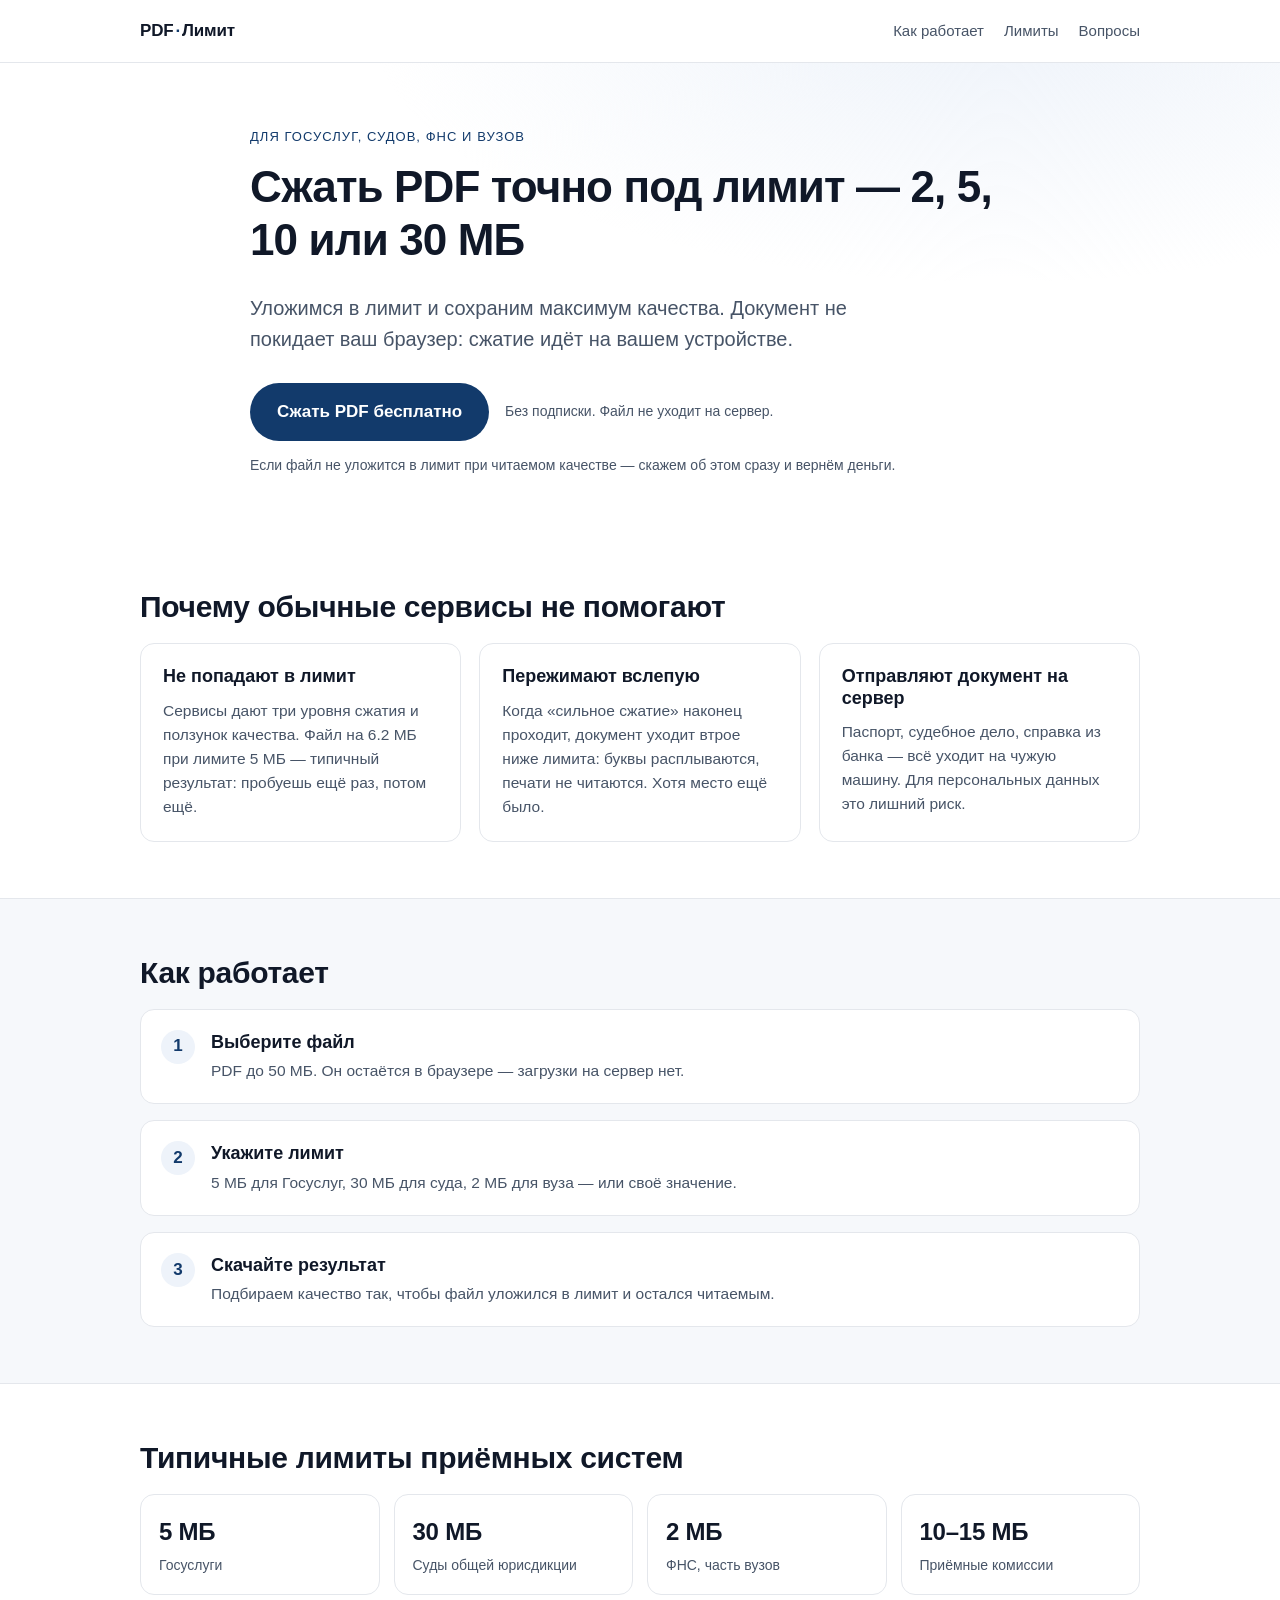
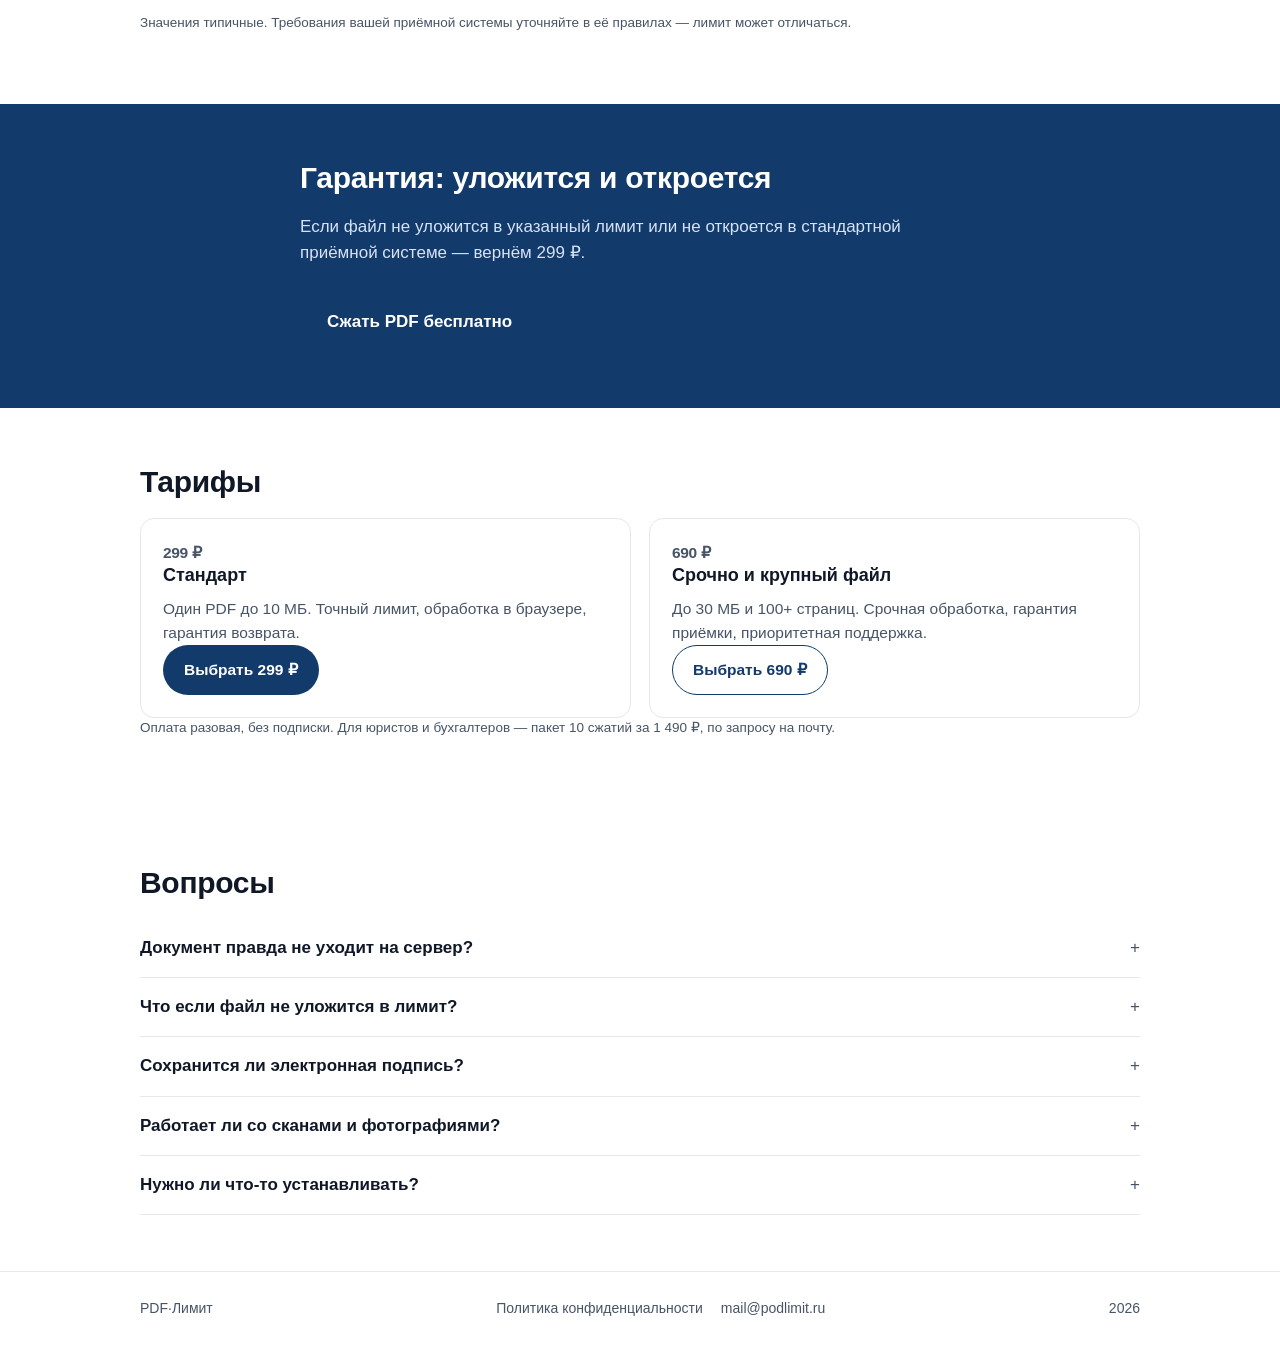
<file: docs/index.html>
<!DOCTYPE html>
<html lang="ru">
<head>
<meta charset="utf-8">
<meta name="viewport" content="width=device-width, initial-scale=1">
<title>Сжать PDF под лимит — 2, 5, 10, 30 МБ</title>
<meta name="description" content="Сжимаем PDF точно под лимит приёмной системы. Файл не покидает ваш браузер. Уложимся в лимит и сохраним максимум качества — иначе вернём деньги.">
<link rel="icon" href="data:image/svg+xml,%3Csvg xmlns=%27http://www.w3.org/2000/svg%27 viewBox=%270 0 64 64%27%3E%3Crect width=%2764%27 height=%2764%27 rx=%2712%27 fill=%27%23123a6b%27/%3E%3Ctext x=%2732%27 y=%2744%27 font-family=%27Arial%27 font-size=%2734%27 fill=%27white%27 text-anchor=%27middle%27%3EP%3C/text%3E%3C/svg%3E">
<meta property="og:type" content="website">
<meta property="og:title" content="Сжать PDF точно под лимит — 2, 5, 10, 30 МБ">
<meta property="og:description" content="Уложимся в лимит приёмной системы и сохраним качество. Файл не покидает браузер.">
<meta property="og:url" content="https://podlimit.ru/">
<meta name="twitter:card" content="summary">
<link rel="stylesheet" href="styles.css">
<script type="text/javascript">
  window.YM_ID = 113715662;
  (function(m,e,t,r,i,k,a){m[i]=m[i]||function(){(m[i].a=m[i].a||[]).push(arguments)};
  m[i].l=1*new Date();
  for (var j=0;j<document.scripts.length;j++){if (document.scripts[j].src===r){return;}}
  k=e.createElement(t),a=e.getElementsByTagName(t)[0],k.async=1,k.src=r,a.parentNode.insertBefore(k,a)})
  (window,document,"script","https://mc.yandex.ru/metrika/tag.js","ym");
  ym(window.YM_ID,"init",{clickmap:true,trackLinks:true,accurateTrackBounce:true,webvisor:true});
</script>
<noscript><div><img src="https://mc.yandex.ru/watch/113715662" style="position:absolute;left:-9999px" alt=""></div></noscript>
</head>
<body>
<header class="top">
  <div class="wrap top__in">
    <a class="logo" href="index.html">PDF<span>·</span>Лимит</a>
    <nav class="top__nav">
      <a href="#how">Как работает</a>
      <a href="#limits">Лимиты</a>
      <a href="#faq">Вопросы</a>
    </nav>
  </div>
</header>

<main>
  <section class="hero">
    <div class="wrap hero__in">
      <p class="eyebrow">Для Госуслуг, судов, ФНС и вузов</p>
      <h1>Сжать PDF точно под лимит — 2, 5, 10 или 30 МБ</h1>
      <p class="lead">Уложимся в лимит и сохраним максимум качества. Документ не покидает ваш браузер: сжатие идёт на вашем устройстве.</p>
      <div class="hero__actions">
        <a class="btn btn--primary" href="compress.html" data-goal="tool_open">Сжать PDF бесплатно</a>
        <span class="hero__note">Без подписки. Файл не уходит на сервер.</span>
      </div>
      <p class="hero__fine">Если файл не уложится в лимит при читаемом качестве — скажем об этом сразу и вернём деньги.</p>
    </div>
  </section>

  <section class="section">
    <div class="wrap">
      <h2>Почему обычные сервисы не помогают</h2>
      <div class="cards">
        <article class="card">
          <h3>Не попадают в лимит</h3>
          <p>Сервисы дают три уровня сжатия и ползунок качества. Файл на 6.2 МБ при лимите 5 МБ — типичный результат: пробуешь ещё раз, потом ещё.</p>
        </article>
        <article class="card">
          <h3>Пережимают вслепую</h3>
          <p>Когда «сильное сжатие» наконец проходит, документ уходит втрое ниже лимита: буквы расплываются, печати не читаются. Хотя место ещё было.</p>
        </article>
        <article class="card">
          <h3>Отправляют документ на сервер</h3>
          <p>Паспорт, судебное дело, справка из банка — всё уходит на чужую машину. Для персональных данных это лишний риск.</p>
        </article>
      </div>
    </div>
  </section>

  <section class="section section--muted" id="how">
    <div class="wrap">
      <h2>Как работает</h2>
      <ol class="steps">
        <li><span class="steps__n">1</span><div><h3>Выберите файл</h3><p>PDF до 50 МБ. Он остаётся в браузере — загрузки на сервер нет.</p></div></li>
        <li><span class="steps__n">2</span><div><h3>Укажите лимит</h3><p>5 МБ для Госуслуг, 30 МБ для суда, 2 МБ для вуза — или своё значение.</p></div></li>
        <li><span class="steps__n">3</span><div><h3>Скачайте результат</h3><p>Подбираем качество так, чтобы файл уложился в лимит и остался читаемым.</p></div></li>
      </ol>
    </div>
  </section>

  <section class="section" id="limits">
    <div class="wrap">
      <h2>Типичные лимиты приёмных систем</h2>
      <div class="limits">
        <div class="limit"><span class="limit__v">5 МБ</span><span class="limit__n">Госуслуги</span></div>
        <div class="limit"><span class="limit__v">30 МБ</span><span class="limit__n">Суды общей юрисдикции</span></div>
        <div class="limit"><span class="limit__v">2 МБ</span><span class="limit__n">ФНС, часть вузов</span></div>
        <div class="limit"><span class="limit__v">10–15 МБ</span><span class="limit__n">Приёмные комиссии</span></div>
      </div>
      <p class="fine">Значения типичные. Требования вашей приёмной системы уточняйте в её правилах — лимит может отличаться.</p>
    </div>
  </section>

  <section class="section section--accent">
    <div class="wrap guarantee">
      <h2>Гарантия: уложится и откроется</h2>
      <p>Если файл не уложится в указанный лимит или не откроется в стандартной приёмной системе — вернём 299 ₽.</p>
      <a class="btn btn--primary" href="compress.html" data-goal="tool_open">Сжать PDF бесплатно</a>
    </div>
  </section>

  <section class="section" id="tariffs">
    <div class="wrap">
      <h2>Тарифы</h2>
      <div class="cards cards--2">
        <article class="card">
          <p class="tariff__price">299 ₽</p>
          <h3>Стандарт</h3>
          <p>Один PDF до 10 МБ. Точный лимит, обработка в браузере, гарантия возврата.</p>
          <p class="card__action"><a class="btn btn--primary" href="pay.html" data-goal="pay_click">Выбрать 299 ₽</a></p>
        </article>
        <article class="card">
          <p class="tariff__price">690 ₽</p>
          <h3>Срочно и крупный файл</h3>
          <p>До 30 МБ и 100+ страниц. Срочная обработка, гарантия приёмки, приоритетная поддержка.</p>
          <p class="card__action"><a class="btn btn--ghost" href="pay.html?t=690" data-goal="pay_click_690">Выбрать 690 ₽</a></p>
        </article>
      </div>
      <p class="fine">Оплата разовая, без подписки. Для юристов и бухгалтеров — пакет 10 сжатий за 1 490 ₽, по запросу на почту.</p>
    </div>
  </section>

  <section class="section" id="faq">
    <div class="wrap">
      <h2>Вопросы</h2>
      <details><summary>Документ правда не уходит на сервер?</summary><p>Да. Файл обрабатывается в вашем браузере. На сервер уходят только данные об оплате, без документа.</p></details>
      <details><summary>Что если файл не уложится в лимит?</summary><p>Мы показываем минимально достижимый размер при читаемом качестве. Если он больше лимита — вы видите это до оплаты и платить не нужно.</p></details>
      <details><summary>Сохранится ли электронная подпись?</summary><p>После любого сжатия подпись перестаёт быть валидной. Если документ подписан ЭЦП, сжимать его нельзя — это ломает подпись.</p></details>
      <details><summary>Работает ли со сканами и фотографиями?</summary><p>Да, это основной сценарий: сканы паспорта, договоры, решения суда, справки из банка.</p></details>
      <details><summary>Нужно ли что-то устанавливать?</summary><p>Нет. Всё работает в браузере на компьютере и на телефоне.</p></details>
    </div>
  </section>
</main>

<footer class="foot">
  <div class="wrap foot__in">
    <span>PDF·Лимит</span>
    <nav>
      <a href="privacy.html">Политика конфиденциальности</a>
      <a href="mailto:mail@podlimit.ru">mail@podlimit.ru</a>
    </nav>
    <span class="foot__c">2026</span>
  </div>
</footer>
<script src="app.js"></script>
</body>
</html>
</file>
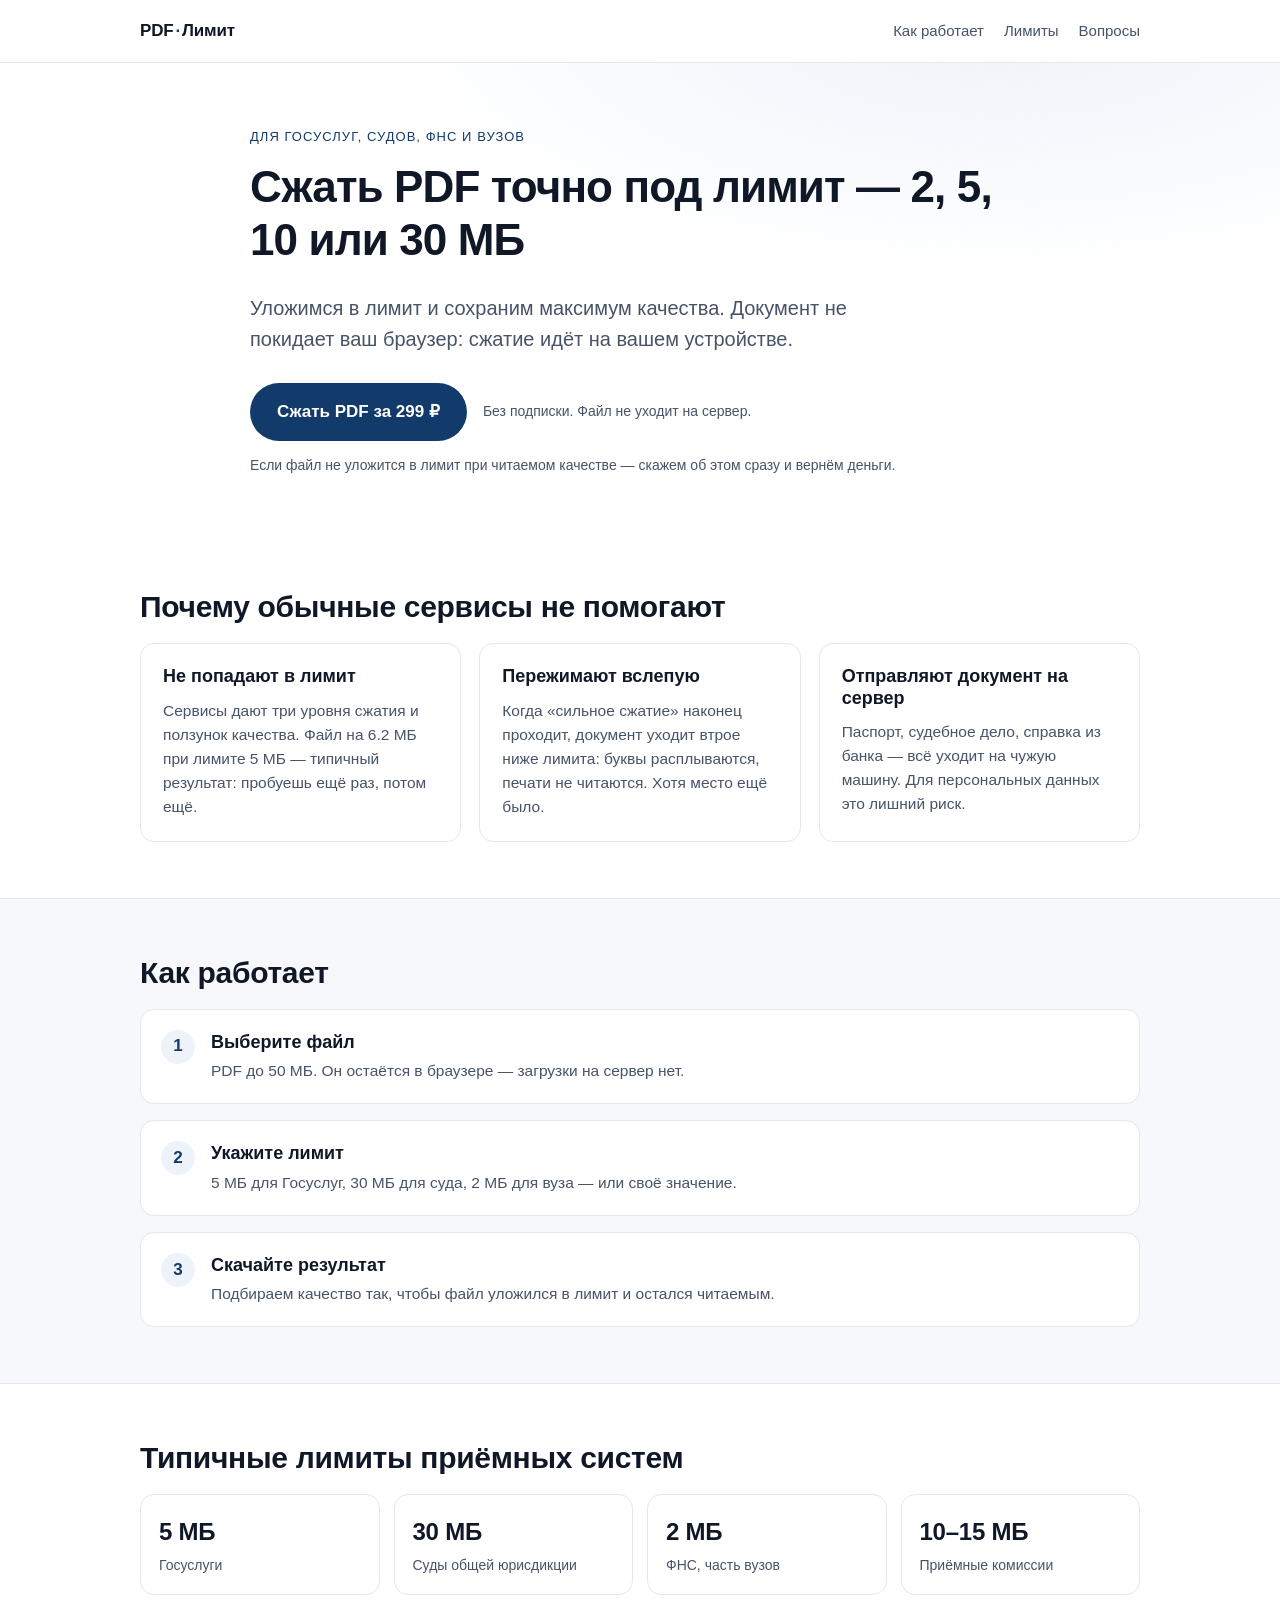
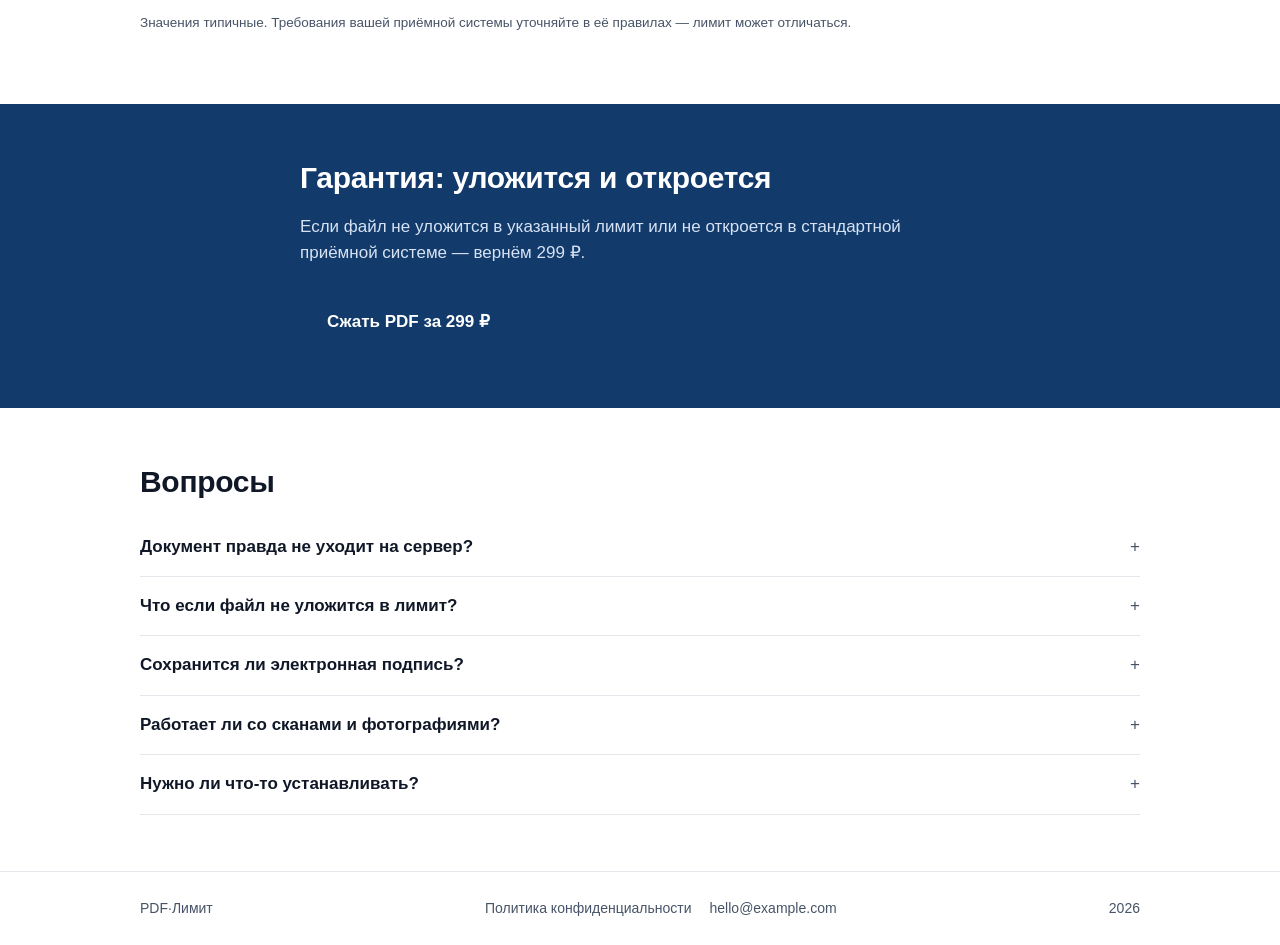
<file: site/index.html>
<!DOCTYPE html>
<html lang="ru">
<head>
<meta charset="utf-8">
<meta name="viewport" content="width=device-width, initial-scale=1">
<title>Сжать PDF под лимит — 2, 5, 10, 30 МБ</title>
<meta name="description" content="Сжимаем PDF точно под лимит приёмной системы. Файл не покидает ваш браузер. Уложимся в лимит и сохраним максимум качества — иначе вернём деньги.">
<link rel="stylesheet" href="styles.css">
<!-- Яндекс.Метрика: вставьте номер счётчика и раскомментируйте
<script type="text/javascript">
  window.YM_ID = 0;
  (function(m,e,t,r,i,k,a){m[i]=m[i]||function(){(m[i].a=m[i].a||[]).push(arguments)};
  m[i].l=1*new Date();k=e.createElement(t),a=e.getElementsByTagName(t)[0],k.async=1,k.src=r,a.parentNode.insertBefore(k,a)})
  (window,document,"script","https://mc.yandex.ru/metrika/tag.js","ym");
  ym(window.YM_ID,"init",{clickmap:true,trackLinks:true,accurateTrackBounce:true});
</script>
-->
</head>
<body>
<header class="top">
  <div class="wrap top__in">
    <a class="logo" href="index.html">PDF<span>·</span>Лимит</a>
    <nav class="top__nav">
      <a href="#how">Как работает</a>
      <a href="#limits">Лимиты</a>
      <a href="#faq">Вопросы</a>
    </nav>
  </div>
</header>

<main>
  <section class="hero">
    <div class="wrap hero__in">
      <p class="eyebrow">Для Госуслуг, судов, ФНС и вузов</p>
      <h1>Сжать PDF точно под лимит — 2, 5, 10 или 30 МБ</h1>
      <p class="lead">Уложимся в лимит и сохраним максимум качества. Документ не покидает ваш браузер: сжатие идёт на вашем устройстве.</p>
      <div class="hero__actions">
        <a class="btn btn--primary" href="pay.html">Сжать PDF за 299 ₽</a>
        <span class="hero__note">Без подписки. Файл не уходит на сервер.</span>
      </div>
      <p class="hero__fine">Если файл не уложится в лимит при читаемом качестве — скажем об этом сразу и вернём деньги.</p>
    </div>
  </section>

  <section class="section">
    <div class="wrap">
      <h2>Почему обычные сервисы не помогают</h2>
      <div class="cards">
        <article class="card">
          <h3>Не попадают в лимит</h3>
          <p>Сервисы дают три уровня сжатия и ползунок качества. Файл на 6.2 МБ при лимите 5 МБ — типичный результат: пробуешь ещё раз, потом ещё.</p>
        </article>
        <article class="card">
          <h3>Пережимают вслепую</h3>
          <p>Когда «сильное сжатие» наконец проходит, документ уходит втрое ниже лимита: буквы расплываются, печати не читаются. Хотя место ещё было.</p>
        </article>
        <article class="card">
          <h3>Отправляют документ на сервер</h3>
          <p>Паспорт, судебное дело, справка из банка — всё уходит на чужую машину. Для персональных данных это лишний риск.</p>
        </article>
      </div>
    </div>
  </section>

  <section class="section section--muted" id="how">
    <div class="wrap">
      <h2>Как работает</h2>
      <ol class="steps">
        <li><span class="steps__n">1</span><div><h3>Выберите файл</h3><p>PDF до 50 МБ. Он остаётся в браузере — загрузки на сервер нет.</p></div></li>
        <li><span class="steps__n">2</span><div><h3>Укажите лимит</h3><p>5 МБ для Госуслуг, 30 МБ для суда, 2 МБ для вуза — или своё значение.</p></div></li>
        <li><span class="steps__n">3</span><div><h3>Скачайте результат</h3><p>Подбираем качество так, чтобы файл уложился в лимит и остался читаемым.</p></div></li>
      </ol>
    </div>
  </section>

  <section class="section" id="limits">
    <div class="wrap">
      <h2>Типичные лимиты приёмных систем</h2>
      <div class="limits">
        <div class="limit"><span class="limit__v">5 МБ</span><span class="limit__n">Госуслуги</span></div>
        <div class="limit"><span class="limit__v">30 МБ</span><span class="limit__n">Суды общей юрисдикции</span></div>
        <div class="limit"><span class="limit__v">2 МБ</span><span class="limit__n">ФНС, часть вузов</span></div>
        <div class="limit"><span class="limit__v">10–15 МБ</span><span class="limit__n">Приёмные комиссии</span></div>
      </div>
      <p class="fine">Значения типичные. Требования вашей приёмной системы уточняйте в её правилах — лимит может отличаться.</p>
    </div>
  </section>

  <section class="section section--accent">
    <div class="wrap guarantee">
      <h2>Гарантия: уложится и откроется</h2>
      <p>Если файл не уложится в указанный лимит или не откроется в стандартной приёмной системе — вернём 299 ₽.</p>
      <a class="btn btn--primary" href="pay.html">Сжать PDF за 299 ₽</a>
    </div>
  </section>

  <section class="section" id="faq">
    <div class="wrap">
      <h2>Вопросы</h2>
      <details><summary>Документ правда не уходит на сервер?</summary><p>Да. Файл обрабатывается в вашем браузере. На сервер уходят только данные об оплате, без документа.</p></details>
      <details><summary>Что если файл не уложится в лимит?</summary><p>Мы показываем минимально достижимый размер при читаемом качестве. Если он больше лимита — вы видите это до оплаты и платить не нужно.</p></details>
      <details><summary>Сохранится ли электронная подпись?</summary><p>После любого сжатия подпись перестаёт быть валидной. Если документ подписан ЭЦП, сжимать его нельзя — это ломает подпись.</p></details>
      <details><summary>Работает ли со сканами и фотографиями?</summary><p>Да, это основной сценарий: сканы паспорта, договоры, решения суда, справки из банка.</p></details>
      <details><summary>Нужно ли что-то устанавливать?</summary><p>Нет. Всё работает в браузере на компьютере и на телефоне.</p></details>
    </div>
  </section>
</main>

<footer class="foot">
  <div class="wrap foot__in">
    <span>PDF·Лимит</span>
    <nav>
      <a href="privacy.html">Политика конфиденциальности</a>
      <a href="mailto:hello@example.com">hello@example.com</a>
    </nav>
    <span class="foot__c">2026</span>
  </div>
</footer>
<script src="app.js"></script>
</body>
</html>
</file>
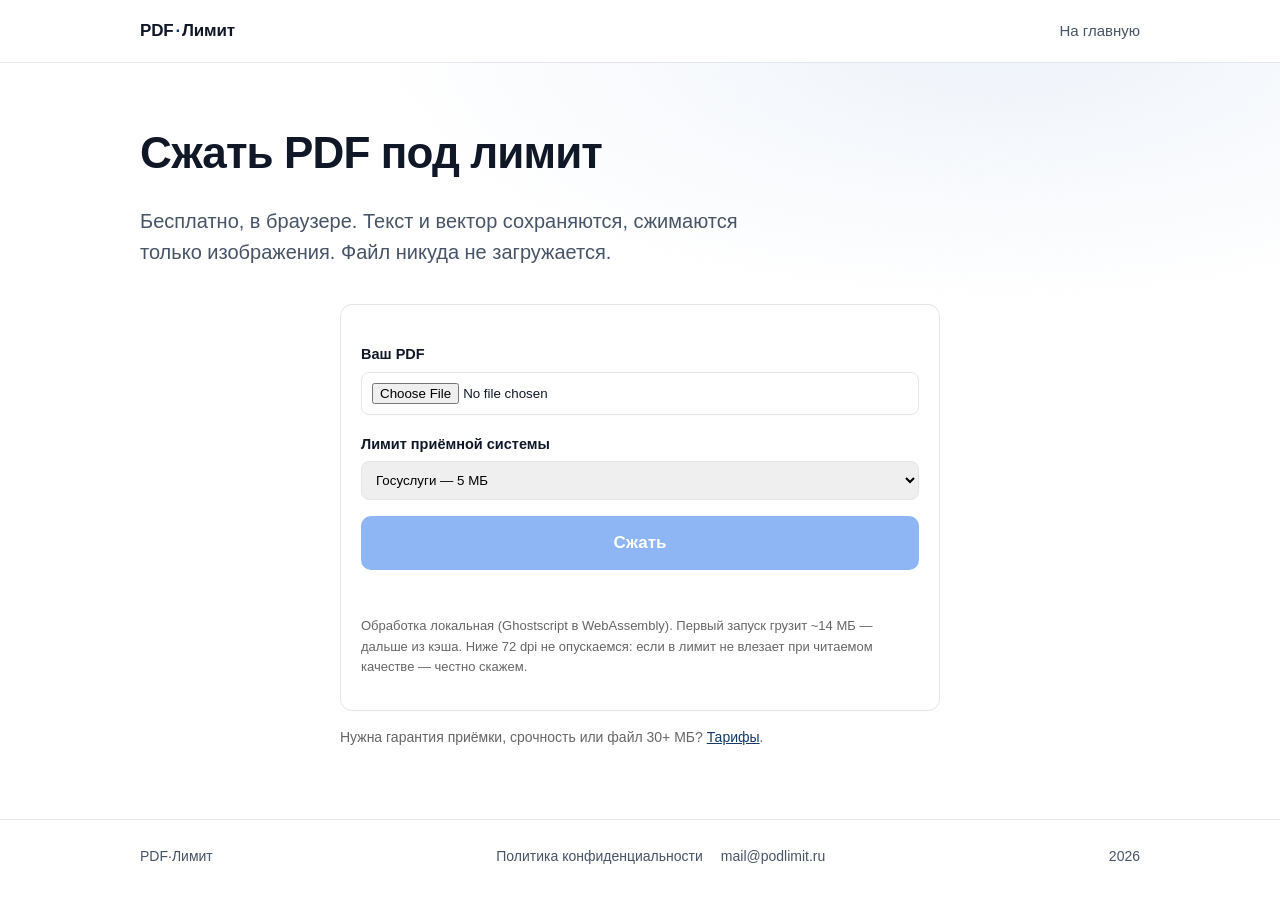
<file: docs/compress.html>
<!DOCTYPE html>
<html lang="ru">
<head>
<meta charset="utf-8">
<meta name="viewport" content="width=device-width, initial-scale=1">
<title>Сжать PDF под лимит — бесплатно, в браузере</title>
<meta name="description" content="Сожмите PDF под лимит Госуслуг, суда, ФНС. Текст сохраняется, файл не покидает браузер.">
<link rel="icon" href="data:image/svg+xml,%3Csvg xmlns=%27http://www.w3.org/2000/svg%27 viewBox=%270 0 64 64%27%3E%3Crect width=%2764%27 height=%2764%27 rx=%2712%27 fill=%27%23123a6b%27/%3E%3Ctext x=%2732%27 y=%2744%27 font-family=%27Arial%27 font-size=%2734%27 fill=%27white%27 text-anchor=%27middle%27%3EP%3C/text%3E%3C/svg%3E">
<link rel="stylesheet" href="styles.css">
<script type="text/javascript">
  window.YM_ID = 113715662;
  (function(m,e,t,r,i,k,a){m[i]=m[i]||function(){(m[i].a=m[i].a||[]).push(arguments)};
  m[i].l=1*new Date();
  for (var j=0;j<document.scripts.length;j++){if(document.scripts[j].src===r){return;}}
  k=e.createElement(t),a=e.getElementsByTagName(t)[0],k.async=1,k.src=r,a.parentNode.insertBefore(k,a)})
  (window,document,"script","https://mc.yandex.ru/metrika/tag.js","ym");
  ym(window.YM_ID,"init",{clickmap:true,trackLinks:true,accurateTrackBounce:true,webvisor:true});
</script>
<noscript><div><img src="https://mc.yandex.ru/watch/113715662" style="position:absolute;left:-9999px" alt=""></div></noscript>
</head>
<body>
<header class="top">
  <div class="wrap top__in">
    <a class="logo" href="index.html">PDF<span>·</span>Лимит</a>
    <nav class="top__nav"><a href="index.html">На главную</a></nav>
  </div>
</header>

<main>
  <section class="hero" style="padding-bottom:16px">
    <div class="wrap">
      <h1>Сжать PDF под лимит</h1>
      <p class="lead">Бесплатно, в браузере. Текст и вектор сохраняются, сжимаются только изображения. Файл никуда не загружается.</p>
    </div>
  </section>

  <section class="section" style="padding-top:0">
    <div class="wrap" style="max-width:640px">
      <div style="background:#fff;border:1px solid #e5e5e5;border-radius:12px;padding:20px">
        <label for="file" style="display:block;font-weight:600;margin-bottom:6px">Ваш PDF</label>
        <input type="file" id="file" accept="application/pdf" style="width:100%;padding:10px;border:1px solid #e5e5e5;border-radius:8px">
        <div style="margin-top:14px">
          <label for="limit" style="display:block;font-weight:600;margin-bottom:6px">Лимит приёмной системы</label>
          <select id="limit" style="width:100%;padding:10px;border:1px solid #e5e5e5;border-radius:8px">
            <option value="2">ФНС — 2 МБ</option>
            <option value="5" selected>Госуслуги — 5 МБ</option>
            <option value="10">Вуз — 10 МБ</option>
            <option value="30">Суд / Мой арбитр — 30 МБ</option>
          </select>
        </div>
        <button id="go" disabled style="margin-top:16px;width:100%;padding:14px;border:0;border-radius:10px;background:#1f6feb;color:#fff;font:inherit;font-weight:600;cursor:pointer;opacity:.5">Сжать</button>
        <div id="status" style="margin-top:14px;font-size:14px;color:#666;min-height:20px"></div>
        <div id="result" style="display:none;margin-top:16px;padding:16px;border-radius:10px;background:#f0f7f2;border:1px solid #cfe8d6"></div>
        <p style="font-size:13px;color:#666;margin-top:12px">Обработка локальная (Ghostscript в WebAssembly). Первый запуск грузит ~14 МБ — дальше из кэша. Ниже 72 dpi не опускаемся: если в лимит не влезает при читаемом качестве — честно скажем.</p>
      </div>
      <p style="margin-top:16px;font-size:14px;color:#666">Нужна гарантия приёмки, срочность или файл 30+ МБ? <a href="pay.html">Тарифы</a>.</p>
    </div>
  </section>
</main>

<footer class="foot">
  <div class="wrap foot__in">
    <span>PDF·Лимит</span>
    <nav>
      <a href="privacy.html">Политика конфиденциальности</a>
      <a href="mailto:mail@podlimit.ru">mail@podlimit.ru</a>
    </nav>
    <span class="foot__c">2026</span>
  </div>
</footer>

<script>
(function () {
  // Самохостед: wasm и обёртка лежат рядом, в /gs/ на этом же домене.
  var GS_BASE = new URL('gs/', document.baseURI).href;
  var DPIS = [150, 120, 96, 72]; // порог читаемости — не ниже 72 dpi

  function gsRun(inputBytes, dpi) {
    var args = [
      '-sDEVICE=pdfwrite', '-dCompatibilityLevel=1.5', '-dPDFSETTINGS=/ebook',
      '-dDownsampleColorImages=true', '-dColorImageResolution=' + dpi, '-dColorImageDownsampleType=/Bicubic',
      '-dDownsampleGrayImages=true', '-dGrayImageResolution=' + dpi,
      '-dDownsampleMonoImages=true', '-dMonoImageResolution=' + dpi,
      '-dAutoRotatePages=/None', '-dNOPAUSE', '-dQUIET', '-dBATCH',
      '-sOutputFile=output.pdf', 'input.pdf'
    ];
    var src = "self.Module={locateFile:function(p){return '" + GS_BASE + "'+p;},preRun:[function(){self.Module.FS.writeFile('input.pdf',new Uint8Array(self.__input));}],postRun:[function(){var u=self.Module.FS.readFile('output.pdf',{encoding:'binary'});var buf=(u.byteOffset===0&&u.byteLength===u.buffer.byteLength)?u.buffer:u.slice().buffer;self.postMessage({ok:true,bytes:buf},[buf]);}],arguments:" + JSON.stringify(args) + ",print:function(){},printErr:function(){},noExitRuntime:1};" +
      "self.onmessage=async function(e){self.__input=e.data;try{await import('" + GS_BASE + "gs-worker.js');}catch(err){self.postMessage({err:String(err)});}};";
    var w = new Worker(URL.createObjectURL(new Blob([src], { type: 'text/javascript' })));
    return new Promise(function (resolve, reject) {
      var to = setTimeout(function () { try { w.terminate(); } catch (e) {} reject(new Error('gs timeout')); }, 120000);
      w.onmessage = function (ev) {
        clearTimeout(to); w.terminate();
        if (ev.data.err) reject(new Error(ev.data.err)); else resolve(new Uint8Array(ev.data.bytes));
      };
      w.onerror = function (ev) { clearTimeout(to); try { w.terminate(); } catch (e) {} reject(new Error('worker error')); };
      var ab = inputBytes.buffer.slice(inputBytes.byteOffset, inputBytes.byteOffset + inputBytes.byteLength);
      w.postMessage(ab, [ab]);
    });
  }

  async function compressPdfQuality(inputBytes, targetBytes, onStep) {
    var src = inputBytes instanceof Uint8Array ? inputBytes : new Uint8Array(inputBytes);
    if (src.length <= targetBytes) return { bytes: src, mode: 'already fits' };
    var best = { bytes: src, mode: 'original' };
    for (var i = 0; i < DPIS.length; i++) {
      var dpi = DPIS[i];
      if (onStep) onStep(dpi);
      var out;
      try { out = await gsRun(src, dpi); } catch (e) { continue; }
      if (out.length < best.bytes.length) best = { bytes: out, mode: 'gs ' + dpi + 'dpi' };
      if (out.length <= targetBytes) return { bytes: out, mode: 'gs ' + dpi + 'dpi' };
    }
    return best;
  }

  var fileEl = document.getElementById('file');
  var goEl = document.getElementById('go');
  var statusEl = document.getElementById('status');
  var resultEl = document.getElementById('result');
  var buf = null;

  fileEl.addEventListener('change', async function () {
    var f = fileEl.files[0];
    if (!f) { goEl.disabled = true; goEl.style.opacity = .5; return; }
    buf = new Uint8Array(await f.arrayBuffer());
    goEl.disabled = false; goEl.style.opacity = 1;
    statusEl.textContent = 'Загружен: ' + f.name + ', ' + (buf.length / 1048576).toFixed(2) + ' МБ';
  });

  goEl.addEventListener('click', async function () {
    if (!buf) return;
    var limitMb = parseInt(document.getElementById('limit').value, 10);
    var target = limitMb * 1024 * 1024;
    goEl.disabled = true;
    resultEl.style.display = 'none';
    statusEl.textContent = 'Сжимаю… (первый запуск грузит ~14 МБ)';
    try {
      var t0 = performance.now();
      var res = await compressPdfQuality(buf, target, function (dpi) { statusEl.textContent = 'Пробую ' + dpi + ' dpi…'; });
      var dt = Math.round(performance.now() - t0);
      var fits = res.bytes.length <= target;
      var blob = new Blob([res.bytes], { type: 'application/pdf' });
      var url = URL.createObjectURL(blob);
      resultEl.style.background = fits ? '#f0f7f2' : '#fdf2f1';
      resultEl.style.borderColor = fits ? '#cfe8d6' : '#f3c9c5';
      resultEl.innerHTML = '<b>' + (fits ? 'Готово — файл в лимит' : 'Не удалось уложиться при читаемом качестве') + '</b>' +
        '<div style="font-size:22px;font-weight:700">' + (res.bytes.length / 1048576).toFixed(2) + ' МБ ' + (fits ? '≤ ' + limitMb + ' МБ' : '> ' + limitMb + ' МБ') + '</div>' +
        '<div style="font-size:13px;color:#666;margin-top:8px">Режим: ' + res.mode + ' · ' + dt + ' мс</div>' +
        (fits ? '<a href="' + url + '" download="compressed-' + limitMb + 'mb.pdf" style="display:inline-block;margin-top:12px;padding:10px 16px;background:#1a7f37;color:#fff;border-radius:8px;text-decoration:none;font-weight:600">Скачать PDF</a>' : '');
      resultEl.style.display = 'block';
      statusEl.textContent = '';
      try { if (window.ym && window.YM_ID) ym(window.YM_ID, 'reachGoal', fits ? 'compress_done' : 'compress_fail'); } catch (e) {}
    } catch (e) {
      statusEl.textContent = 'Ошибка: ' + (e && e.message ? e.message : e);
    } finally {
      goEl.disabled = false;
    }
  });
})();
</script>
</body>
</html>
</file>
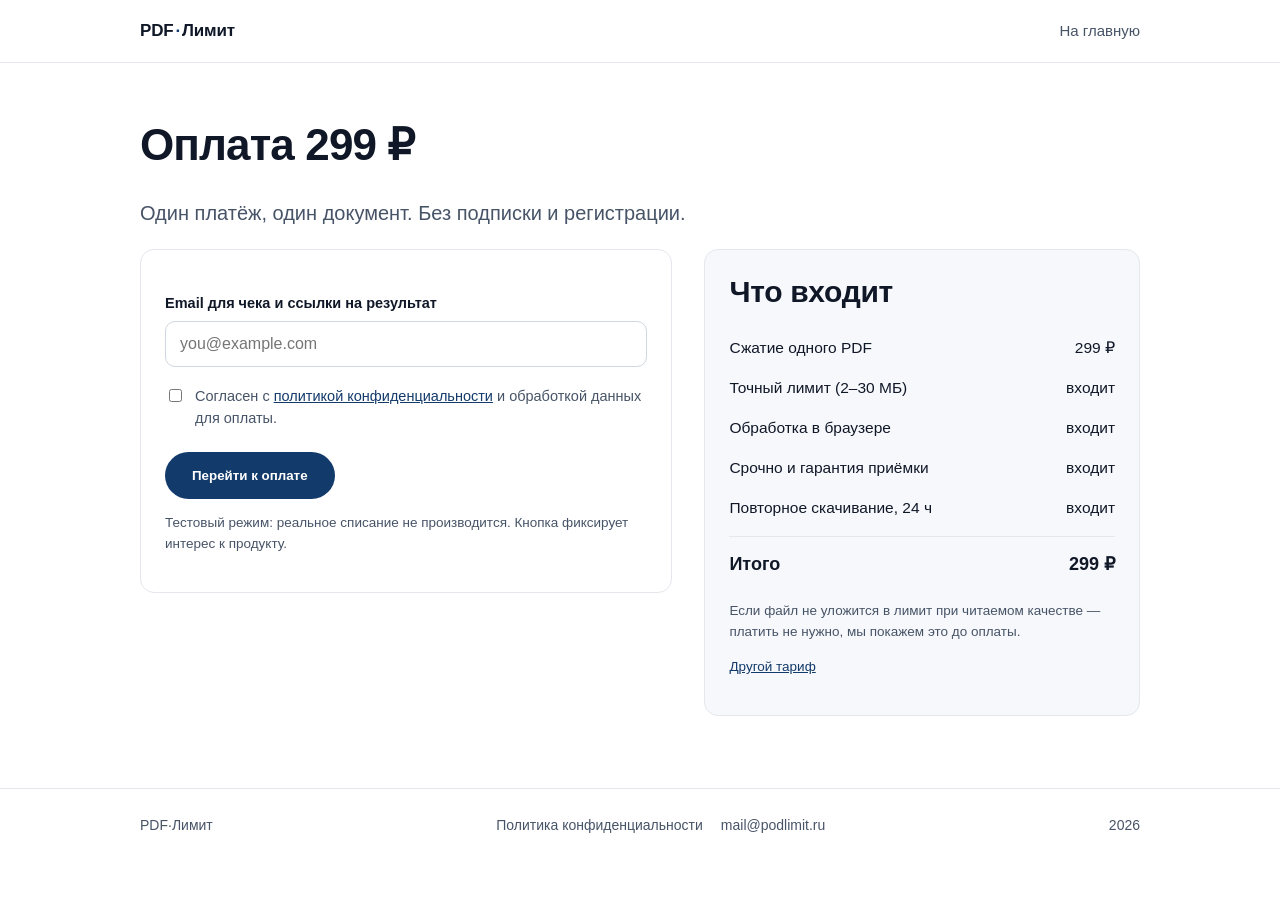
<file: docs/pay.html>
<!DOCTYPE html>
<html lang="ru">
<head>
<meta charset="utf-8">
<meta name="viewport" content="width=device-width, initial-scale=1">
<title>Оплата — сжатие PDF под лимит</title>
<meta name="robots" content="noindex">
<link rel="icon" href="data:image/svg+xml,%3Csvg xmlns=%27http://www.w3.org/2000/svg%27 viewBox=%270 0 64 64%27%3E%3Crect width=%2764%27 height=%2764%27 rx=%2712%27 fill=%27%23123a6b%27/%3E%3Ctext x=%2732%27 y=%2744%27 font-family=%27Arial%27 font-size=%2734%27 fill=%27white%27 text-anchor=%27middle%27%3EP%3C/text%3E%3C/svg%3E">
<link rel="stylesheet" href="styles.css">
<script type="text/javascript">
  window.YM_ID = 113715662;
  (function(m,e,t,r,i,k,a){m[i]=m[i]||function(){(m[i].a=m[i].a||[]).push(arguments)};
  m[i].l=1*new Date();
  for (var j=0;j<document.scripts.length;j++){if (document.scripts[j].src===r){return;}}
  k=e.createElement(t),a=e.getElementsByTagName(t)[0],k.async=1,k.src=r,a.parentNode.insertBefore(k,a)})
  (window,document,"script","https://mc.yandex.ru/metrika/tag.js","ym");
  ym(window.YM_ID,"init",{clickmap:true,trackLinks:true,accurateTrackBounce:true,webvisor:true});
</script>
<noscript><div><img src="https://mc.yandex.ru/watch/113715662" style="position:absolute;left:-9999px" alt=""></div></noscript>
</head>
<body>
<header class="top">
  <div class="wrap top__in">
    <a class="logo" href="index.html">PDF<span>·</span>Лимит</a>
    <nav class="top__nav"><a href="index.html">На главную</a></nav>
  </div>
</header>

<main class="pay">
  <div class="wrap">
    <h1>Оплата <span id="price">299</span> ₽</h1>
    <p class="lead" id="tariff-lead">Один платёж, один документ. Без подписки и регистрации.</p>

    <div class="pay__grid">
      <form class="panel" id="pay-form" novalidate>
        <label for="email">Email для чека и ссылки на результат</label>
        <input type="email" id="email" name="email" placeholder="you@example.com" autocomplete="email" required>

        <label class="check">
          <input type="checkbox" id="consent">
          <span>Согласен с <a href="privacy.html">политикой конфиденциальности</a> и обработкой данных для оплаты.</span>
        </label>

        <button class="btn btn--primary" type="submit" id="pay-btn" data-goal="pay_click">Перейти к оплате</button>
        <p class="note">Тестовый режим: реальное списание не производится. Кнопка фиксирует интерес к продукту.</p>
        <div class="status" id="status" role="status" aria-live="polite"></div>
      </form>

      <aside class="panel panel--sum">
        <h2>Что входит</h2>
        <div class="sum"><span id="sum-item">Сжатие одного PDF</span><span id="sum-price">299 ₽</span></div>
        <div class="sum"><span>Точный лимит (2–30 МБ)</span><span>входит</span></div>
        <div class="sum"><span>Обработка в браузере</span><span>входит</span></div>
        <div class="sum" id="row-priority" hidden><span>Срочно и гарантия приёмки</span><span>входит</span></div>
        <div class="sum"><span>Повторное скачивание, 24 ч</span><span>входит</span></div>
        <div class="sum sum--total"><span>Итого</span><span id="sum-total">299 ₽</span></div>
        <p class="note">Если файл не уложится в лимит при читаемом качестве — платить не нужно, мы покажем это до оплаты.</p>
        <p class="note"><a href="index.html#tariffs">Другой тариф</a></p>
      </aside>
    </div>
  </div>
</main>

<footer class="foot">
  <div class="wrap foot__in">
    <span>PDF·Лимит</span>
    <nav>
      <a href="privacy.html">Политика конфиденциальности</a>
      <a href="mailto:mail@podlimit.ru">mail@podlimit.ru</a>
    </nav>
    <span class="foot__c">2026</span>
  </div>
</footer>
<script src="app.js"></script>
</body>
</html>
</file>
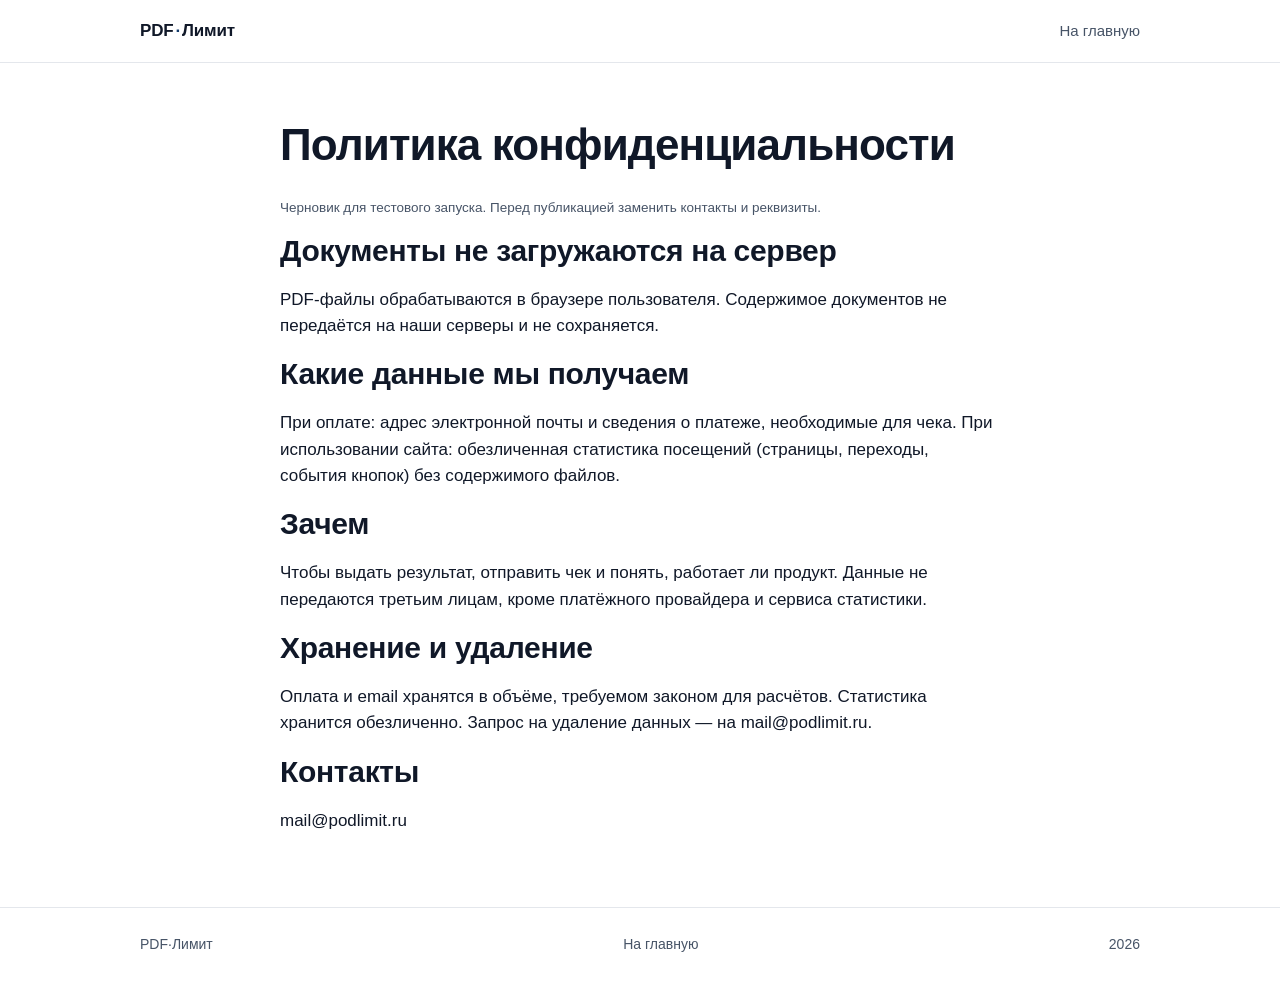
<file: docs/privacy.html>
<!DOCTYPE html>
<html lang="ru">
<head>
<meta charset="utf-8">
<meta name="viewport" content="width=device-width, initial-scale=1">
<title>Политика конфиденциальности — PDF·Лимит</title>
<link rel="icon" href="data:image/svg+xml,%3Csvg xmlns=%27http://www.w3.org/2000/svg%27 viewBox=%270 0 64 64%27%3E%3Crect width=%2764%27 height=%2764%27 rx=%2712%27 fill=%27%23123a6b%27/%3E%3Ctext x=%2732%27 y=%2744%27 font-family=%27Arial%27 font-size=%2734%27 fill=%27white%27 text-anchor=%27middle%27%3EP%3C/text%3E%3C/svg%3E">
<link rel="stylesheet" href="styles.css">
<script type="text/javascript">
  window.YM_ID = 113715662;
  (function(m,e,t,r,i,k,a){m[i]=m[i]||function(){(m[i].a=m[i].a||[]).push(arguments)};
  m[i].l=1*new Date();
  for (var j=0;j<document.scripts.length;j++){if (document.scripts[j].src===r){return;}}
  k=e.createElement(t),a=e.getElementsByTagName(t)[0],k.async=1,k.src=r,a.parentNode.insertBefore(k,a)})
  (window,document,"script","https://mc.yandex.ru/metrika/tag.js","ym");
  ym(window.YM_ID,"init",{clickmap:true,trackLinks:true,accurateTrackBounce:true,webvisor:true});
</script>
<noscript><div><img src="https://mc.yandex.ru/watch/113715662" style="position:absolute;left:-9999px" alt=""></div></noscript>
</head>
<body>
<header class="top">
  <div class="wrap top__in">
    <a class="logo" href="index.html">PDF<span>·</span>Лимит</a>
    <nav class="top__nav"><a href="index.html">На главную</a></nav>
  </div>
</header>

<main class="section">
  <div class="wrap" style="max-width:760px">
    <h1>Политика конфиденциальности</h1>
    <p class="fine">Черновик для тестового запуска. Перед публикацией заменить контакты и реквизиты.</p>

    <h2>Документы не загружаются на сервер</h2>
    <p>PDF-файлы обрабатываются в браузере пользователя. Содержимое документов не передаётся на наши серверы и не сохраняется.</p>

    <h2>Какие данные мы получаем</h2>
    <p>При оплате: адрес электронной почты и сведения о платеже, необходимые для чека. При использовании сайта: обезличенная статистика посещений (страницы, переходы, события кнопок) без содержимого файлов.</p>

    <h2>Зачем</h2>
    <p>Чтобы выдать результат, отправить чек и понять, работает ли продукт. Данные не передаются третьим лицам, кроме платёжного провайдера и сервиса статистики.</p>

    <h2>Хранение и удаление</h2>
    <p>Оплата и email хранятся в объёме, требуемом законом для расчётов. Статистика хранится обезличенно. Запрос на удаление данных — на mail@podlimit.ru.</p>

    <h2>Контакты</h2>
    <p>mail@podlimit.ru</p>
  </div>
</main>

<footer class="foot">
  <div class="wrap foot__in">
    <span>PDF·Лимит</span>
    <nav><a href="index.html">На главную</a></nav>
    <span class="foot__c">2026</span>
  </div>
</footer>
</body>
</html>
</file>
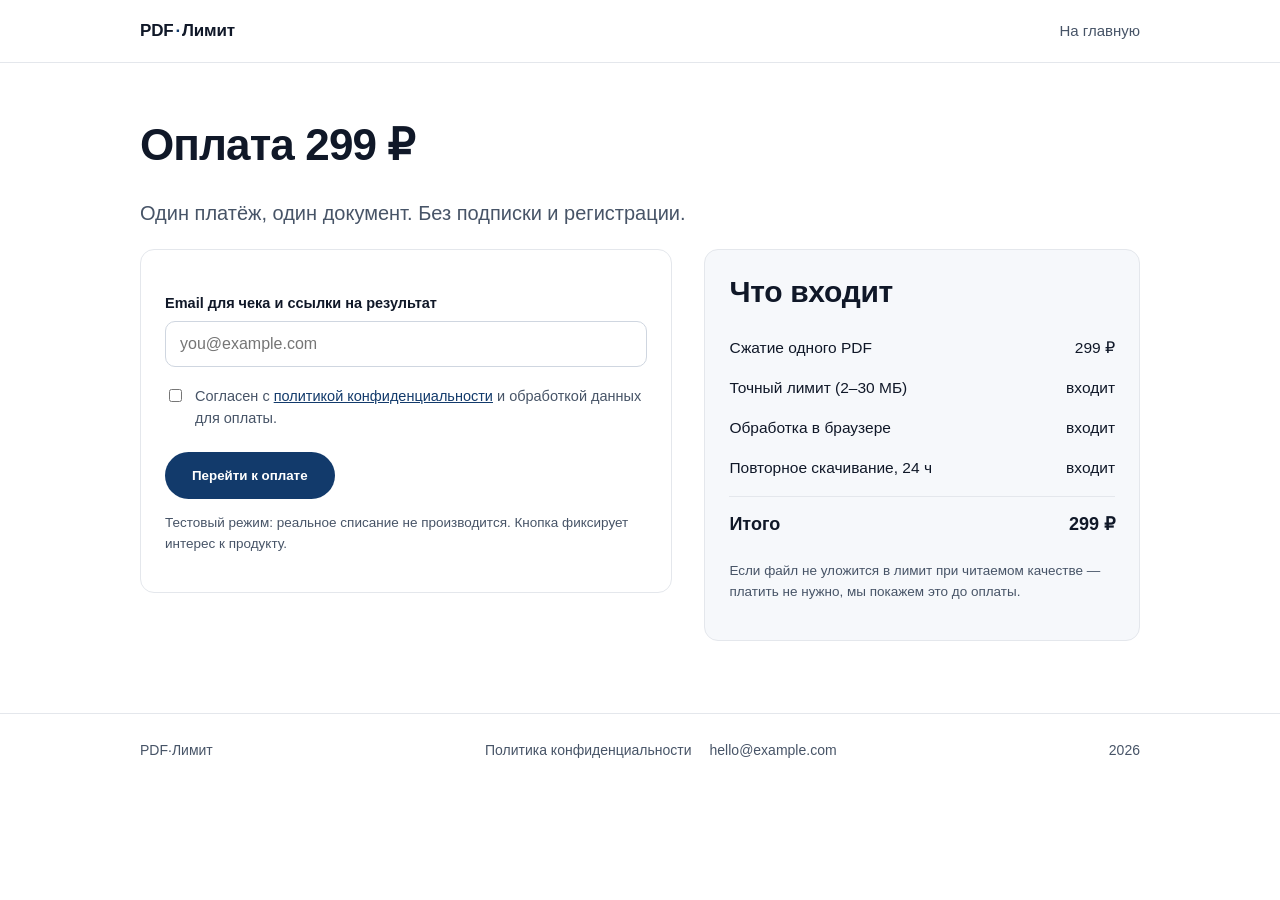
<file: site/pay.html>
<!DOCTYPE html>
<html lang="ru">
<head>
<meta charset="utf-8">
<meta name="viewport" content="width=device-width, initial-scale=1">
<title>Оплата 299 ₽ — сжатие PDF под лимит</title>
<meta name="robots" content="noindex">
<link rel="stylesheet" href="styles.css">
</head>
<body>
<header class="top">
  <div class="wrap top__in">
    <a class="logo" href="index.html">PDF<span>·</span>Лимит</a>
    <nav class="top__nav"><a href="index.html">На главную</a></nav>
  </div>
</header>

<main class="pay">
  <div class="wrap">
    <h1>Оплата 299 ₽</h1>
    <p class="lead">Один платёж, один документ. Без подписки и регистрации.</p>

    <div class="pay__grid">
      <form class="panel" id="pay-form" novalidate>
        <label for="email">Email для чека и ссылки на результат</label>
        <input type="email" id="email" name="email" placeholder="you@example.com" autocomplete="email" required>

        <label class="check">
          <input type="checkbox" id="consent">
          <span>Согласен с <a href="privacy.html">политикой конфиденциальности</a> и обработкой данных для оплаты.</span>
        </label>

        <button class="btn btn--primary" type="submit" id="pay-btn" data-goal="pay_click">Перейти к оплате</button>
        <p class="note">Тестовый режим: реальное списание не производится. Кнопка фиксирует интерес к продукту.</p>
        <div class="status" id="status" role="status" aria-live="polite"></div>
      </form>

      <aside class="panel panel--sum">
        <h2>Что входит</h2>
        <div class="sum"><span>Сжатие одного PDF</span><span>299 ₽</span></div>
        <div class="sum"><span>Точный лимит (2–30 МБ)</span><span>входит</span></div>
        <div class="sum"><span>Обработка в браузере</span><span>входит</span></div>
        <div class="sum"><span>Повторное скачивание, 24 ч</span><span>входит</span></div>
        <div class="sum sum--total"><span>Итого</span><span>299 ₽</span></div>
        <p class="note">Если файл не уложится в лимит при читаемом качестве — платить не нужно, мы покажем это до оплаты.</p>
      </aside>
    </div>
  </div>
</main>

<footer class="foot">
  <div class="wrap foot__in">
    <span>PDF·Лимит</span>
    <nav>
      <a href="privacy.html">Политика конфиденциальности</a>
      <a href="mailto:hello@example.com">hello@example.com</a>
    </nav>
    <span class="foot__c">2026</span>
  </div>
</footer>
<script src="app.js"></script>
</body>
</html>
</file>
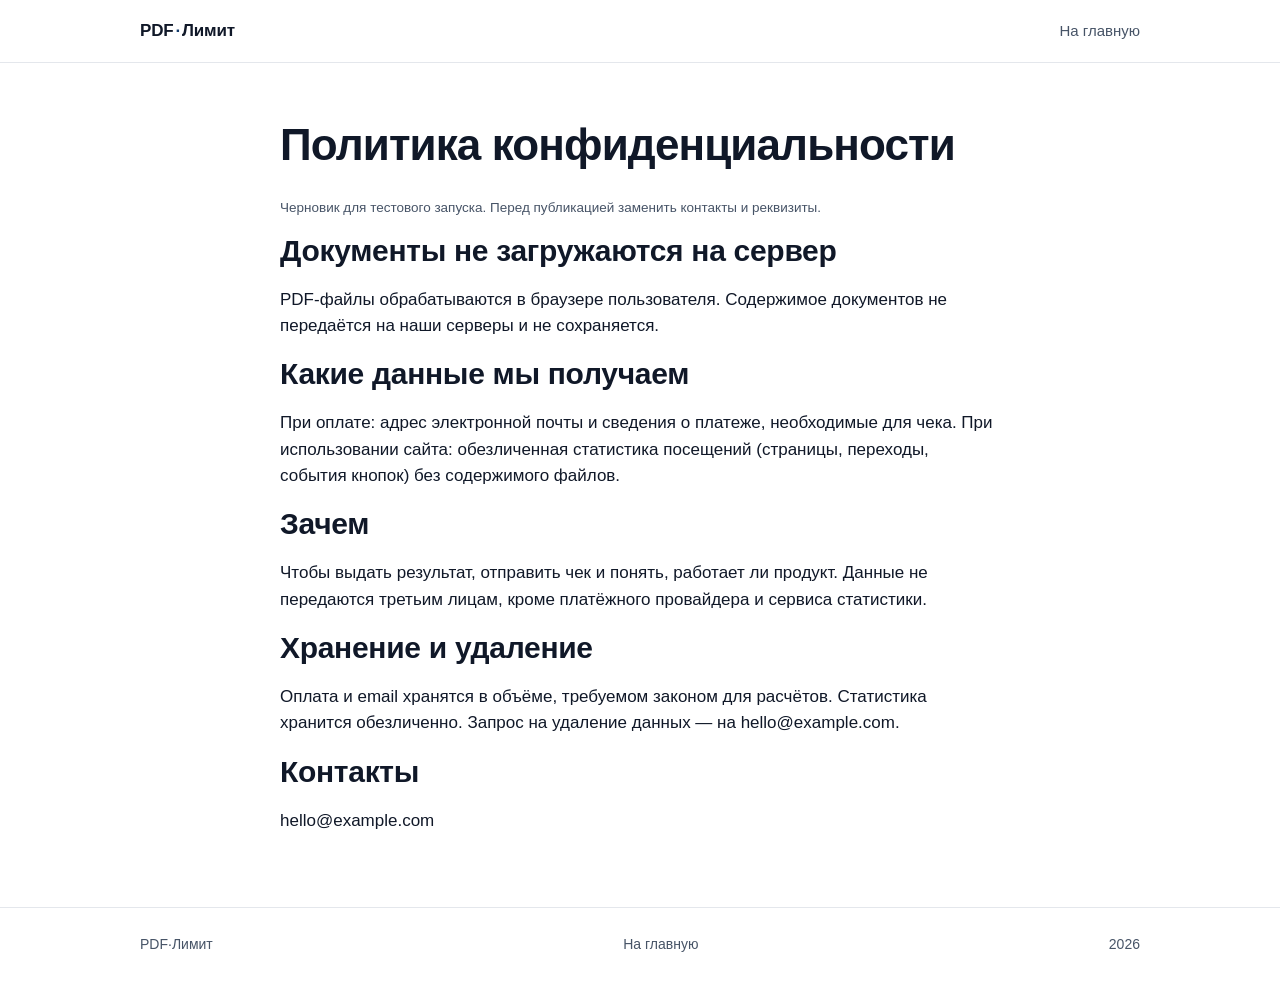
<file: site/privacy.html>
<!DOCTYPE html>
<html lang="ru">
<head>
<meta charset="utf-8">
<meta name="viewport" content="width=device-width, initial-scale=1">
<title>Политика конфиденциальности — PDF·Лимит</title>
<link rel="stylesheet" href="styles.css">
</head>
<body>
<header class="top">
  <div class="wrap top__in">
    <a class="logo" href="index.html">PDF<span>·</span>Лимит</a>
    <nav class="top__nav"><a href="index.html">На главную</a></nav>
  </div>
</header>

<main class="section">
  <div class="wrap" style="max-width:760px">
    <h1>Политика конфиденциальности</h1>
    <p class="fine">Черновик для тестового запуска. Перед публикацией заменить контакты и реквизиты.</p>

    <h2>Документы не загружаются на сервер</h2>
    <p>PDF-файлы обрабатываются в браузере пользователя. Содержимое документов не передаётся на наши серверы и не сохраняется.</p>

    <h2>Какие данные мы получаем</h2>
    <p>При оплате: адрес электронной почты и сведения о платеже, необходимые для чека. При использовании сайта: обезличенная статистика посещений (страницы, переходы, события кнопок) без содержимого файлов.</p>

    <h2>Зачем</h2>
    <p>Чтобы выдать результат, отправить чек и понять, работает ли продукт. Данные не передаются третьим лицам, кроме платёжного провайдера и сервиса статистики.</p>

    <h2>Хранение и удаление</h2>
    <p>Оплата и email хранятся в объёме, требуемом законом для расчётов. Статистика хранится обезличенно. Запрос на удаление данных — на hello@example.com.</p>

    <h2>Контакты</h2>
    <p>hello@example.com</p>
  </div>
</main>

<footer class="foot">
  <div class="wrap foot__in">
    <span>PDF·Лимит</span>
    <nav><a href="index.html">На главную</a></nav>
    <span class="foot__c">2026</span>
  </div>
</footer>
</body>
</html>
</file>
<file: docs/styles.css>
:root{
  --ink:#101828;
  --ink-soft:#475467;
  --line:#e4e7ec;
  --bg:#ffffff;
  --bg-muted:#f6f8fb;
  --accent:#123a6b;
  --accent-soft:#eef3fa;
  --radius:14px;
}
*{box-sizing:border-box}
html{-webkit-text-size-adjust:100%}
body{
  margin:0;
  font-family:-apple-system,BlinkMacSystemFont,"Segoe UI",Roboto,"Helvetica Neue",Arial,sans-serif;
  color:var(--ink);
  background:var(--bg);
  line-height:1.55;
  font-size:17px;
}
.wrap{width:100%;max-width:1040px;margin:0 auto;padding:0 20px}
a{color:var(--accent)}
h1,h2,h3{line-height:1.2;margin:0 0 .6em}
h1{font-size:clamp(28px,4.4vw,44px);letter-spacing:-.02em}
h2{font-size:clamp(22px,2.6vw,30px);letter-spacing:-.01em}
h3{font-size:18px}
p{margin:0 0 1em}

/* header */
.top{border-bottom:1px solid var(--line);position:sticky;top:0;background:rgba(255,255,255,.94);backdrop-filter:saturate(140%) blur(6px);z-index:10}
.top__in{display:flex;align-items:center;justify-content:space-between;min-height:62px;gap:16px}
.logo{font-weight:700;text-decoration:none;color:var(--ink);letter-spacing:-.01em}
.logo span{color:var(--accent);padding:0 2px}
.top__nav{display:flex;gap:20px;font-size:15px}
.top__nav a{color:var(--ink-soft);text-decoration:none}
.top__nav a:hover{color:var(--accent)}
@media (max-width:640px){.top__nav{display:none}}

/* hero */
.hero{padding:64px 0 56px;background:
  radial-gradient(900px 380px at 78% -10%, var(--accent-soft), transparent 70%),
  var(--bg)}
.hero__in{max-width:820px}
.eyebrow{margin:0 0 14px;font-size:13px;letter-spacing:.08em;text-transform:uppercase;color:var(--accent)}
.lead{font-size:clamp(17px,2vw,20px);color:var(--ink-soft);max-width:660px}
.hero__actions{display:flex;align-items:center;gap:16px;flex-wrap:wrap;margin:28px 0 14px}
.hero__note{font-size:14px;color:var(--ink-soft)}
.hero__fine{font-size:14px;color:var(--ink-soft);margin:0}

/* buttons */
.btn{display:inline-flex;align-items:center;justify-content:center;gap:8px;padding:15px 26px;border-radius:999px;font-weight:600;text-decoration:none;border:1px solid transparent;transition:.15s ease}
.btn--primary{background:var(--accent);color:#fff}
.btn--primary:hover{background:#0d2d55}
.btn--ghost{background:transparent;color:var(--accent);border-color:var(--accent)}
.btn[disabled]{opacity:.55;cursor:not-allowed}

/* sections */
.section{padding:56px 0}
.section--muted{background:var(--bg-muted);border-top:1px solid var(--line);border-bottom:1px solid var(--line)}
.section--accent{background:var(--accent);color:#fff}
.section--accent h2{color:#fff}
.section--accent p{color:#d7e3f4}

.cards{display:grid;grid-template-columns:repeat(3,1fr);gap:18px;margin-top:8px}
@media (max-width:860px){.cards{grid-template-columns:1fr}}
.card{border:1px solid var(--line);border-radius:var(--radius);padding:22px;background:#fff}
.card p{margin:0;color:var(--ink-soft);font-size:15.5px}
.cards--2{grid-template-columns:repeat(2,1fr)}
@media (max-width:860px){.cards--2{grid-template-columns:1fr}}
.tariff__price{font-size:30px;font-weight:700;color:var(--accent);letter-spacing:-.02em;margin:0 0 6px}
.card__action{margin:18px 0 0}
.card__action .btn{padding:12px 20px;font-size:15.5px}

.steps{list-style:none;margin:8px 0 0;padding:0;display:grid;gap:16px}
.steps li{display:flex;gap:16px;align-items:flex-start;background:#fff;border:1px solid var(--line);border-radius:var(--radius);padding:20px}
.steps__n{flex:0 0 34px;height:34px;border-radius:50%;background:var(--accent-soft);color:var(--accent);display:grid;place-items:center;font-weight:700}
.steps h3{margin:2px 0 6px}
.steps p{margin:0;color:var(--ink-soft);font-size:15.5px}

.limits{display:grid;grid-template-columns:repeat(4,1fr);gap:14px;margin:8px 0 18px}
@media (max-width:860px){.limits{grid-template-columns:repeat(2,1fr)}}
@media (max-width:420px){.limits{grid-template-columns:1fr}}
.limit{border:1px solid var(--line);border-radius:var(--radius);padding:18px;display:flex;flex-direction:column;gap:4px}
.limit__v{font-size:24px;font-weight:700;letter-spacing:-.01em}
.limit__n{font-size:14px;color:var(--ink-soft)}
.fine{font-size:13.5px;color:var(--ink-soft)}

.guarantee{max-width:720px}
.guarantee .btn{margin-top:10px}

/* faq */
details{border-bottom:1px solid var(--line);padding:16px 0}
summary{cursor:pointer;font-weight:600;list-style:none}
summary::-webkit-details-marker{display:none}
summary::after{content:"+";float:right;color:var(--ink-soft);font-weight:400}
details[open] summary::after{content:"–"}
details p{margin:12px 0 0;color:var(--ink-soft)}

/* footer */
.foot{border-top:1px solid var(--line);padding:26px 0;font-size:14px;color:var(--ink-soft)}
.foot__in{display:flex;align-items:center;justify-content:space-between;gap:16px;flex-wrap:wrap}
.foot nav{display:flex;gap:18px;flex-wrap:wrap}
.foot a{color:var(--ink-soft);text-decoration:none}
.foot a:hover{color:var(--accent)}

/* pay page */
.pay{padding:56px 0 72px}
.pay__grid{display:grid;grid-template-columns:1.1fr .9fr;gap:32px;align-items:start}
@media (max-width:860px){.pay__grid{grid-template-columns:1fr}}
.panel{border:1px solid var(--line);border-radius:var(--radius);padding:24px;background:#fff}
.panel--sum{background:var(--bg-muted)}
.sum{display:flex;justify-content:space-between;padding:8px 0;font-size:15.5px}
.sum--total{border-top:1px solid var(--line);margin-top:8px;padding-top:14px;font-weight:700;font-size:18px}
label{display:block;font-size:14.5px;font-weight:600;margin:18px 0 6px}
input[type=email]{width:100%;padding:13px 14px;border:1px solid #cfd6e0;border-radius:10px;font-size:16px;font-family:inherit}
input[type=email]:focus{outline:2px solid var(--accent-soft);border-color:var(--accent)}
.check{display:flex;gap:10px;align-items:flex-start;margin:18px 0 22px;font-size:14.5px;color:var(--ink-soft);font-weight:400}
.check input{margin-top:4px}
.note{font-size:13.5px;color:var(--ink-soft);margin-top:14px}
.status{margin-top:16px;padding:14px 16px;border-radius:10px;background:var(--accent-soft);color:var(--accent);font-size:15px;display:none}
.status--show{display:block}
</file>
<file: site/styles.css>
:root{
  --ink:#101828;
  --ink-soft:#475467;
  --line:#e4e7ec;
  --bg:#ffffff;
  --bg-muted:#f6f8fb;
  --accent:#123a6b;
  --accent-soft:#eef3fa;
  --radius:14px;
}
*{box-sizing:border-box}
html{-webkit-text-size-adjust:100%}
body{
  margin:0;
  font-family:-apple-system,BlinkMacSystemFont,"Segoe UI",Roboto,"Helvetica Neue",Arial,sans-serif;
  color:var(--ink);
  background:var(--bg);
  line-height:1.55;
  font-size:17px;
}
.wrap{width:100%;max-width:1040px;margin:0 auto;padding:0 20px}
a{color:var(--accent)}
h1,h2,h3{line-height:1.2;margin:0 0 .6em}
h1{font-size:clamp(28px,4.4vw,44px);letter-spacing:-.02em}
h2{font-size:clamp(22px,2.6vw,30px);letter-spacing:-.01em}
h3{font-size:18px}
p{margin:0 0 1em}

/* header */
.top{border-bottom:1px solid var(--line);position:sticky;top:0;background:rgba(255,255,255,.94);backdrop-filter:saturate(140%) blur(6px);z-index:10}
.top__in{display:flex;align-items:center;justify-content:space-between;min-height:62px;gap:16px}
.logo{font-weight:700;text-decoration:none;color:var(--ink);letter-spacing:-.01em}
.logo span{color:var(--accent);padding:0 2px}
.top__nav{display:flex;gap:20px;font-size:15px}
.top__nav a{color:var(--ink-soft);text-decoration:none}
.top__nav a:hover{color:var(--accent)}
@media (max-width:640px){.top__nav{display:none}}

/* hero */
.hero{padding:64px 0 56px;background:
  radial-gradient(900px 380px at 78% -10%, var(--accent-soft), transparent 70%),
  var(--bg)}
.hero__in{max-width:820px}
.eyebrow{margin:0 0 14px;font-size:13px;letter-spacing:.08em;text-transform:uppercase;color:var(--accent)}
.lead{font-size:clamp(17px,2vw,20px);color:var(--ink-soft);max-width:660px}
.hero__actions{display:flex;align-items:center;gap:16px;flex-wrap:wrap;margin:28px 0 14px}
.hero__note{font-size:14px;color:var(--ink-soft)}
.hero__fine{font-size:14px;color:var(--ink-soft);margin:0}

/* buttons */
.btn{display:inline-flex;align-items:center;justify-content:center;gap:8px;padding:15px 26px;border-radius:999px;font-weight:600;text-decoration:none;border:1px solid transparent;transition:.15s ease}
.btn--primary{background:var(--accent);color:#fff}
.btn--primary:hover{background:#0d2d55}
.btn--ghost{background:transparent;color:var(--accent);border-color:var(--accent)}
.btn[disabled]{opacity:.55;cursor:not-allowed}

/* sections */
.section{padding:56px 0}
.section--muted{background:var(--bg-muted);border-top:1px solid var(--line);border-bottom:1px solid var(--line)}
.section--accent{background:var(--accent);color:#fff}
.section--accent h2{color:#fff}
.section--accent p{color:#d7e3f4}

.cards{display:grid;grid-template-columns:repeat(3,1fr);gap:18px;margin-top:8px}
@media (max-width:860px){.cards{grid-template-columns:1fr}}
.card{border:1px solid var(--line);border-radius:var(--radius);padding:22px;background:#fff}
.card p{margin:0;color:var(--ink-soft);font-size:15.5px}

.steps{list-style:none;margin:8px 0 0;padding:0;display:grid;gap:16px}
.steps li{display:flex;gap:16px;align-items:flex-start;background:#fff;border:1px solid var(--line);border-radius:var(--radius);padding:20px}
.steps__n{flex:0 0 34px;height:34px;border-radius:50%;background:var(--accent-soft);color:var(--accent);display:grid;place-items:center;font-weight:700}
.steps h3{margin:2px 0 6px}
.steps p{margin:0;color:var(--ink-soft);font-size:15.5px}

.limits{display:grid;grid-template-columns:repeat(4,1fr);gap:14px;margin:8px 0 18px}
@media (max-width:860px){.limits{grid-template-columns:repeat(2,1fr)}}
@media (max-width:420px){.limits{grid-template-columns:1fr}}
.limit{border:1px solid var(--line);border-radius:var(--radius);padding:18px;display:flex;flex-direction:column;gap:4px}
.limit__v{font-size:24px;font-weight:700;letter-spacing:-.01em}
.limit__n{font-size:14px;color:var(--ink-soft)}
.fine{font-size:13.5px;color:var(--ink-soft)}

.guarantee{max-width:720px}
.guarantee .btn{margin-top:10px}

/* faq */
details{border-bottom:1px solid var(--line);padding:16px 0}
summary{cursor:pointer;font-weight:600;list-style:none}
summary::-webkit-details-marker{display:none}
summary::after{content:"+";float:right;color:var(--ink-soft);font-weight:400}
details[open] summary::after{content:"–"}
details p{margin:12px 0 0;color:var(--ink-soft)}

/* footer */
.foot{border-top:1px solid var(--line);padding:26px 0;font-size:14px;color:var(--ink-soft)}
.foot__in{display:flex;align-items:center;justify-content:space-between;gap:16px;flex-wrap:wrap}
.foot nav{display:flex;gap:18px;flex-wrap:wrap}
.foot a{color:var(--ink-soft);text-decoration:none}
.foot a:hover{color:var(--accent)}

/* pay page */
.pay{padding:56px 0 72px}
.pay__grid{display:grid;grid-template-columns:1.1fr .9fr;gap:32px;align-items:start}
@media (max-width:860px){.pay__grid{grid-template-columns:1fr}}
.panel{border:1px solid var(--line);border-radius:var(--radius);padding:24px;background:#fff}
.panel--sum{background:var(--bg-muted)}
.sum{display:flex;justify-content:space-between;padding:8px 0;font-size:15.5px}
.sum--total{border-top:1px solid var(--line);margin-top:8px;padding-top:14px;font-weight:700;font-size:18px}
label{display:block;font-size:14.5px;font-weight:600;margin:18px 0 6px}
input[type=email]{width:100%;padding:13px 14px;border:1px solid #cfd6e0;border-radius:10px;font-size:16px;font-family:inherit}
input[type=email]:focus{outline:2px solid var(--accent-soft);border-color:var(--accent)}
.check{display:flex;gap:10px;align-items:flex-start;margin:18px 0 22px;font-size:14.5px;color:var(--ink-soft);font-weight:400}
.check input{margin-top:4px}
.note{font-size:13.5px;color:var(--ink-soft);margin-top:14px}
.status{margin-top:16px;padding:14px 16px;border-radius:10px;background:var(--accent-soft);color:var(--accent);font-size:15px;display:none}
.status--show{display:block}
</file>
